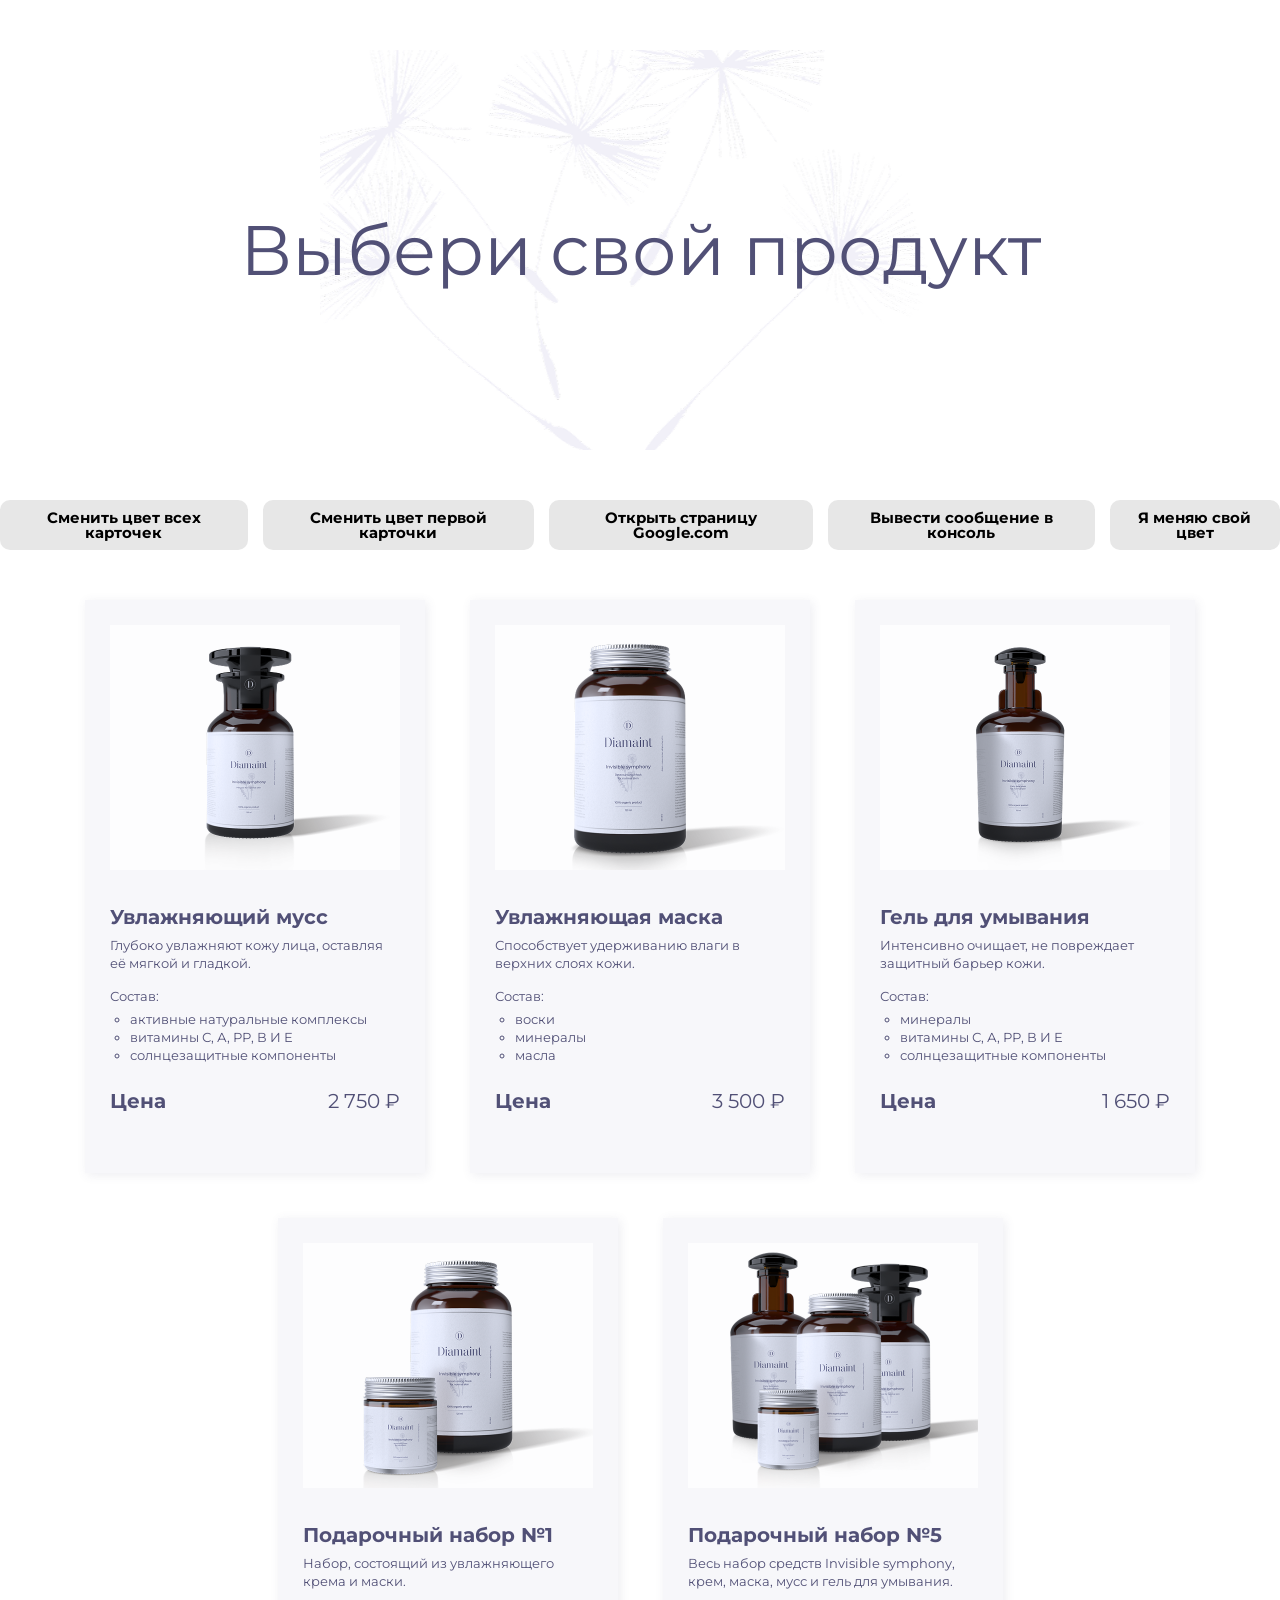
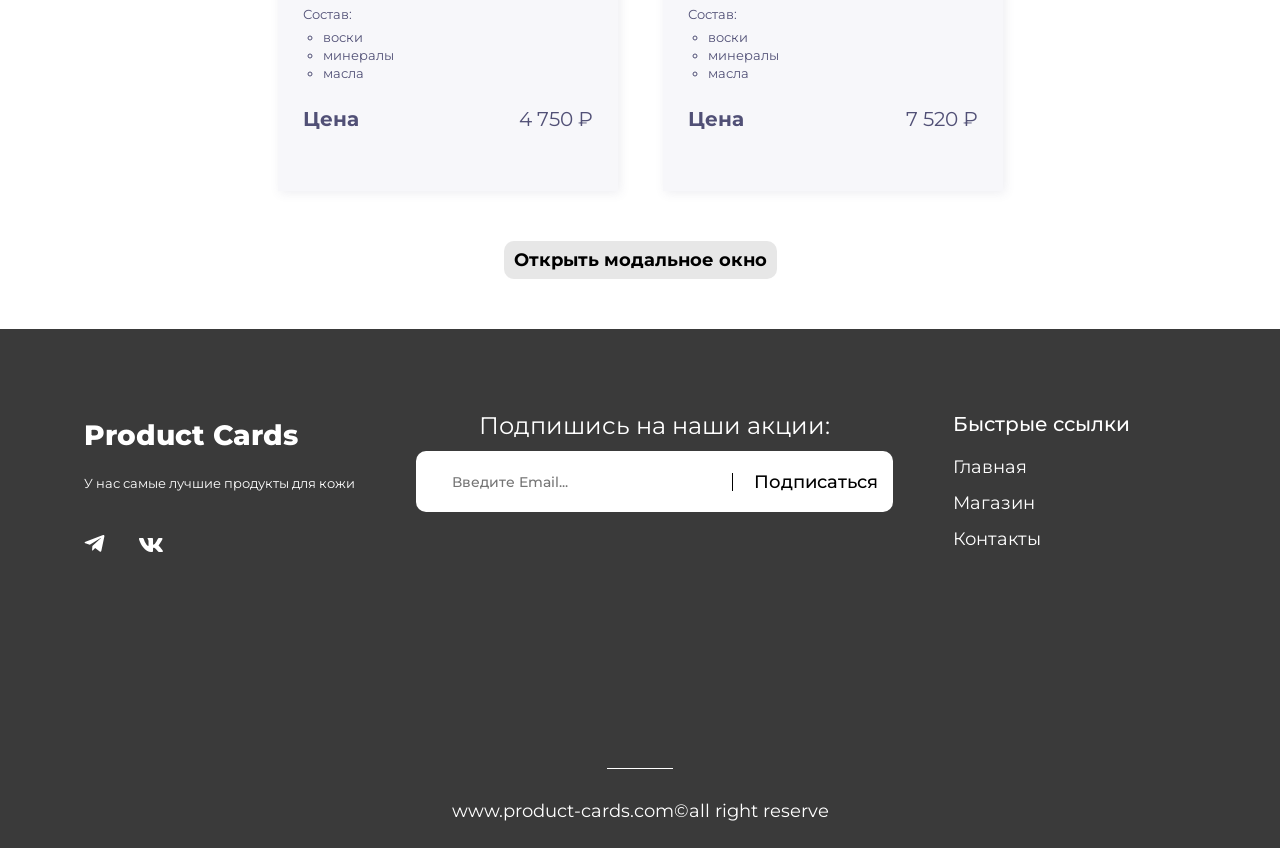
<file: index.html>
<!DOCTYPE html>
<html lang="en">
<head>
  <meta charset="UTF-8">
  <meta name="viewport" content="width=device-width, initial-scale=1.0">
  <link rel="stylesheet" href="/styles/style.css">
  <link rel="preconnect" href="https://fonts.googleapis.com">
  <link rel="preconnect" href="https://fonts.gstatic.com" crossorigin>
  <link href="https://fonts.googleapis.com/css2?family=Montserrat:ital,wght@0,100..900;1,100..900&display=swap" rel="stylesheet">
  <title>Product Card</title>
</head>
<body>

  <header class="page-header">
    <h1 class="page-title-text">Выбери свой продукт</h1>
  </header>
  <div class="buttons-container">
    <button class="buttons-container-item" id="change-cards-color-btn">Сменить цвет всех карточек</button>
    <button class="buttons-container-item" id="change-color-first-card-btn">Сменить цвет первой карточки</button>
    <button class="buttons-container-item" id="open-google-btn">Открыть страницу Google.com</button>
    <button class="buttons-container-item" id="output-console-btn">Вывести сообщение в консоль</button>
    <button class="buttons-container-item" id="switch-color-btn">Я меняю свой цвет</button>
  </div>
  
  <ul id="product-cards-list">
    <template id="product-card-template">
      <li class="card-container">
        <img class="product-img" alt="Увлажняющий мусс" width="290" height="245">

        <span class="product-type"></span>
        <h3 class="product-name"></h3>
        <p class="product-description"></p>

        <span>Состав:</span>
        <ul class="product-compound"></ul>

        <div class="product-price-container">
          <span class="product-class-label">Цена</span>
          <span class="product-price"></span>
        </div>
      </li>
    </template>
  </ul>

  <!-- 5. Создать кнопку "Регистрация". Создать модальное окно, используя классы "modal, modal-showed". 
  Логика такая: при нажатии на кнопку у нас открывается модальное окно путем добавления modal-showed к div с классом modal. 
  Не забываем добавить кнопку для закрытия модалки (крестик в углу).  
  Важные правила создания модалки:
  1) Задний фон должен быть затемнён, но не полностью черный (Создаем класс overlay, который будет затемнять всю страницу)
  2) Модальное окно находиться ровно по центру страницы, независимо от масштаба -->
  <button id="open-modal-btn">Открыть модальное окно</button>
  <div id="registration-modal" class="modal">
    <div class="overlay"></div> 
    <div class="modal-content">
      <h3 class="registration-modal-title">Регистрация</h3>
      <!-- 6. Создать форму для регистрации внутри модального окна. 
      Она должна содержать поля: имя, фамилия, дата рождения, логин, пароль, повторение пароля. 
      Используйте <label> для того, что бы указать пользователю, какое поле за что отвечает. 
      Также важно использовать placeholder (обо всем этом можно будет почитать в документации в конце поста) 
      Разрешается добавить поля на ваше усмотрение. Все поля должны иметь валидацию. -->
      <form class="registration-modal-form" id="registration-modal-form">
        <label for="name" class="registration-modal-form-item">Имя</label>
        <input type="text" id="name" placeholder="Имя" name="name" class="registration-modal-form-input" required>
        <label for="surname" class="registration-modal-form-item">Фамилия</label>
        <input type="text" id="surname" placeholder="Фамилия" name="surname" class="registration-modal-form-input" required>
        <label for="date-of-birth" class="registration-modal-form-item">Дата рождения</label>
        <input type="date" id="date-of-birth" placeholder="Дата рождения" name="date-of-birth" class="registration-modal-form-input" required>
        <label for="login" class="registration-modal-form-item">Логин</label>
        <input type="text" id="login" placeholder="Логин" name="login" class="registration-modal-form-input" required>
        <label for="password" class="registration-modal-form-item">Пароль</label>
        <input type="password" id="password" placeholder="Пароль" name="password" class="registration-modal-form-input" required>
        <label for="password-repeat" class="registration-modal-form-item">Повторите пароль</label>
        <input type="password" id="password-repeat" placeholder="Повторите пароль" name="password-repeat" class="registration-modal-form-input" required>
        <button type="submit" class="registration-modal-form-btn">Зарегистрироваться</button>
      </form>
      <button id="close-modal-btn">X</button>
    </div>
  </div>

  <!-- 3. Верстка футера используя семантические теги (footer, nav и т.д.) -->
  <footer class="footer">
    <div class="footer-container">
      <div class="footer-info">
        <h3 class="footer-info-title">Product Cards</h3>
        <span class="footer-info-description">У нас самые лучшие продукты для кожи</span>
        <div class="footer-social-links">
          <img class="tg-icon" src="/svg/tg-icon.svg" alt="Телеграм">
          <img class="vk-icon" src="/svg/vk-icon.svg" alt="ВКонтакте">
        </div>
      </div>
      <div class="footer-newsletter">
        <h3 class="footer-newsletter-title">Подпишись на наши акции:</h3>
        <form class="footer-newsletter-form">
          <input 
            name="email"
            type="email" 
            class="footer-newsletter-input" 
            placeholder="Введите Email..."
            required
          >
          <button class="footer-newsletter-btn">Подписаться</button>
        </form>
      </div>
      <div class="footer-links">
        <span class="footer-links-title">Быстрые ссылки</span>
        <nav class="footer-links-nav">
          <ul class="footer-links-nav-list">
            <li class="footer-links-nav-list-item">
              <a href="" class="footer-links-nav-list-item-link">Главная</a>
            </li>
            <li class="footer-links-nav-list-item">
              <a href="" class="footer-links-nav-list-item-link">Магазин</a>
            </li>
            <li class="footer-links-nav-list-item">
              <a href="" class="footer-links-nav-list-item-link">Контакты</a>
            </li>
          </ul>
        </nav>
      </div>
    </div>
    <div class="footer-copyright">
      <div class="footer-copyright-line"></div>
      <span class="footer-copyright-text">www.product-cards.com©all right reserve</span>
    </div>
  </footer>

  <script type="module" src="main.js"></script>
</body>


</html>
</file>
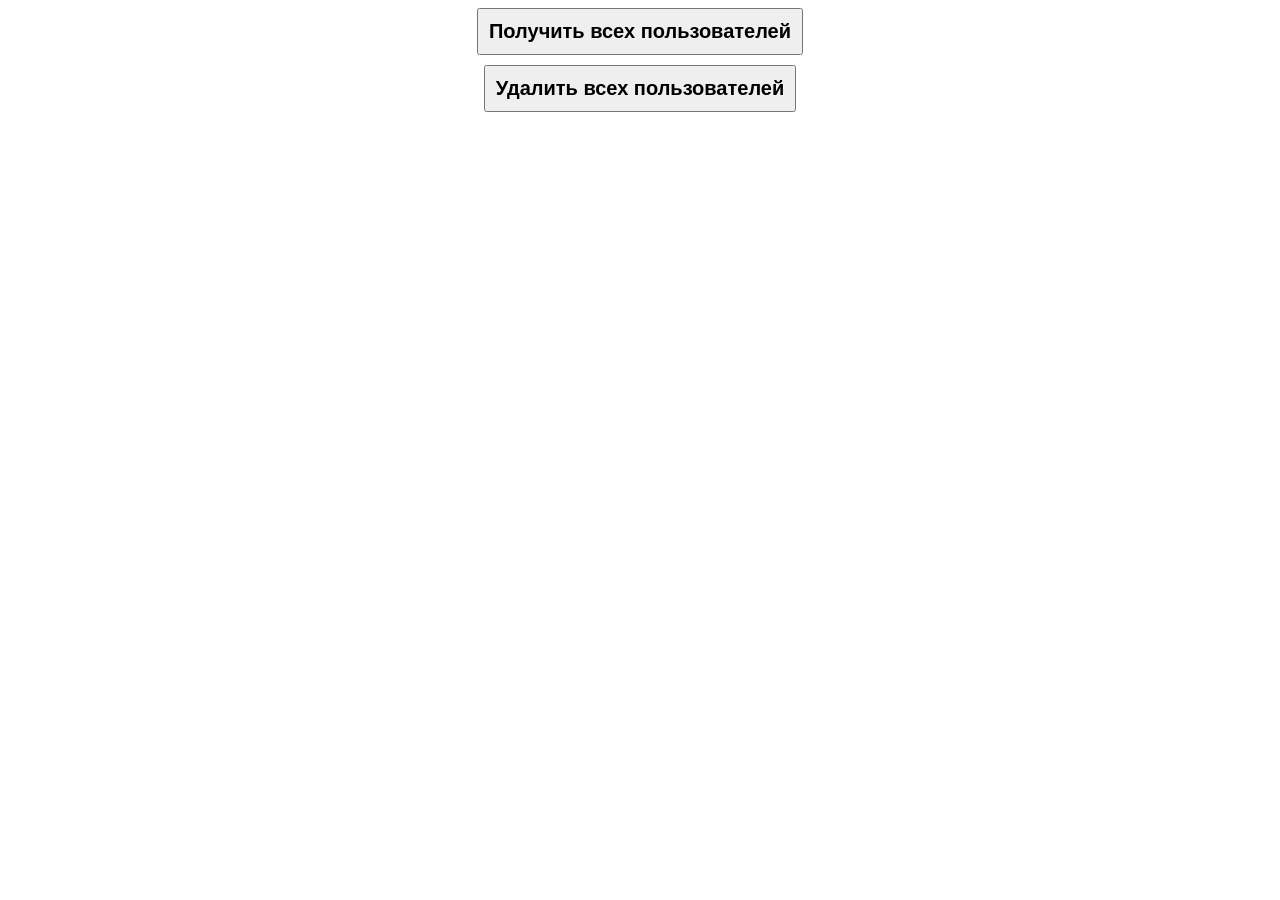
<file: async/async.html>
<!DOCTYPE html>
<html lang="en">
<head>
  <meta charset="UTF-8">
  <meta name="viewport" content="width=device-width, initial-scale=1.0">
  <title>Document</title>
  <link rel="stylesheet" href="async.css">
</head>
<body>
  <p id="loading-status">Данные загружаются...</p>
  <div id="users-container"></div>
  <button id="load-users-btn">Получить всех пользователей</button>
  <button id="delete-users-btn">Удалить всех пользователей</button>
  <script src="async.js"></script>
</body>
</html>
</file>
<file: styles/style.css>
* {
  box-sizing: border-box;
  margin: 0px;
  padding: 0px;
  font-family: 'Montserrat', 'Courier New', Courier, monospace;
  font-size: 13px;
  line-height: 18px;
  color: #515076;
  font-weight: 400;
}

.page-header {
  position: relative;
  display: flex;
  justify-content: center;
  align-items: center;
  min-height: 400px;
  margin-top: 50px;
  margin-bottom: 50px;
  background-image: url("../imgs/flowers-bg.png");
  background-position: center;
  background-repeat: no-repeat;
  background-size: 50%;
}

.page-title-text {
  position: relative;
  margin: 0;
  z-index: 1;
  font-size: 70px;
  line-height: 78px;
  text-align: center;
  vertical-align: middle;
}

.buttons-container {
  display: flex;
  justify-content: center;
  gap: 15px;
  margin: 0 auto;
  margin-bottom: 50px;
}

.buttons-container-item {
  cursor: pointer;
  padding: 10px;
  border: none;
  font-family: 'Montserrat';
  font-weight: 700;
  font-size: 15px;
  background-color: rgb(231, 231, 231);
  border-radius: 10px;
  line-height: 100%;
  color: #000000;
}

#product-cards-list {
  display: flex;
  flex-wrap: wrap;
  justify-content: center;
  gap: 45px;
  list-style: none;
  padding: 0;
  margin: 0 auto;
  margin-bottom: 50px;
  max-width: 1200px;
}

.card-container {
  width: 340px;
  height: 573px;
  padding: 25px;
  background-color: #F7F7FA;
  box-shadow: 2px 2px 10px 0px #5150761A;
}

.product-type {
  color: #A5A3B9;
  font-size: 12px;
  line-height: 24px;
  text-transform: uppercase;
  margin-top: 30px;
  margin-bottom: 5px;
  display: block;
}

.product-name {
  font-weight: 700;
  font-size: 20px;
  line-height: 27px;
  margin-bottom: 5px;
}

.product-description {
  margin-bottom: 15px;
}

.product-compound {
  margin-left: 20px;
  margin-top: 5px;
  list-style: circle;
  margin-bottom: 25px;
}

.product-compound-item {
  margin-left: 15px;
}

.product-price-container {
  font-size: 20px;
  line-height: 24px;
  display: flex;
  justify-content: space-between;
}

.product-class-label {
  font-weight: 700;
  font-size: 20px;
  line-height: 24px;
}

.product-price {
  font-size: 20px;
  line-height: 24px;
}

.bg-color-light-blue {
  background-color: #8888fa;
}

footer {
  display: flex;
  flex-direction: column;
  margin-top: 50px;
  background: #3A3A3A;
  height: auto;
}

.footer-container {
  height: auto;
  padding-top: 85px;
  padding-left: 84px;
  padding-right: 75px;
  display: flex;
  flex-direction: row;
  flex-wrap: wrap;
  justify-content: space-between;
}

.footer-info-title {
  font-size: 28px;
  line-height: 154%;
  font-weight: 800;
  font-family: 'Montserrat';
  color: #FFFFFF;
  height: auto;
  padding-bottom: 16px;
}

.footer-info-description {
  color: #FFFFFF;
  height: 28px;
  font-style: 18px;
  line-height: 154%;
  font-weight: 400;
}

.footer-social-links {
  padding-top: 42px;
  margin-bottom: 50px;
}

.tg-icon {
  width: 21px;
  height: 17px;
  margin-right: 30.5px;
}

.vk-icon {
  width: 24px;
  height: 14px;
}

.footer-newsletter {
  margin-left: 0 auto;
  margin-bottom: 50px;
}

.footer-newsletter-title {
  font-family: 'Montserrat';
  font-weight: 400;
  font-size: 24px;
  line-height: 100%;
  color: #FFFFFF;
  padding-bottom: 13px;
  text-align: center;
}

.footer-newsletter-form {
  width: 477px;
  background: #FFFFFF;
  border-radius: 10px;
  display: flex;
  align-items: center;
  height: 61px;
}

.footer-newsletter-input {
  font-family: 'Montserrat';
  font-weight: 500;
  font-size: 14px;
  line-height: 100%;
  padding-left: 36px;
  padding-top: 22px;
  padding-bottom: 22px;
  flex-grow: 1;
  text-decoration: none;
  border: none;
  background: transparent;
  color: #000000BF;
  outline: none;
}

.footer-newsletter-btn {
  font-family: 'Montserrat';
  font-weight: 500;
  font-size: 18px;
  line-height: 100%;
  text-decoration: none;
  border: none;
  color: #000000;
  background: transparent;
  border-left: 1px solid #000000;
  padding-left: 21px;
  padding-right: 15px;
}

.footer-links {
  padding-right: 75px;
  height: 147px;
}

.footer-links-title {
  font-family: 'Montserrat';
  font-weight: 500;
  font-size: 20px;
  line-height: 100%;
  color: #FFFFFF;
}

.footer-links-nav-list {
  margin-top: 23px;
  list-style: none;
}

.footer-links-nav-list-item {
  margin-bottom: 17px;
}

.footer-links-nav-list-item-link {
  text-decoration: none;
  color: #FFFFFF;
  font-family: 'Montserrat';
  font-weight: 400;
  font-size: 18px;
  line-height: 100%;
}

.footer-copyright {
  margin-top: 162px;
  margin-bottom: 28px;
  display: flex;
  height: auto;
  flex-direction: column;
  justify-content: center;
  align-items: center;
}

.footer-copyright-line {
  width: 66px;
  height: 1px;
  margin: 0 auto;
  background-color: #FFFFFF;
}

.footer-copyright-text {
  margin-top: 33px;
  font-family: 'Montserrat';
  font-weight: 400;
  font-size: 18px;
  line-height: 100%;
  color: #FFFFFF;
}

.modal {
  display: none;
}

#open-modal-btn {
  display: block;
  margin: 0 auto;
  cursor: pointer;
  padding: 10px;
  border: none;
  font-family: 'Montserrat';
  font-weight: 700;
  font-size: 18px;
  background-color: rgb(231, 231, 231);
  border-radius: 10px;
  line-height: 100%;
  color: #000000;
}

.modal-showed {
  display: block;
}

.overlay {
  top: 0;
  left: 0;
  width: 100%;
  height: 100%;
  position: fixed;
  background-color: rgba(0, 0, 0, 0.5);
  z-index: 10;
}

.modal-content {
  top: 50%;
  left: 50%;
  position: fixed;
  border-radius: 15px;
  transform: translate(-50%, -50%);
  background-color: #fff;
  padding: 20px;
  z-index: 11;
}

.registration-modal-title {
  font-family: 'Montserrat';
  font-weight: 700;
  font-size: 20px;
  line-height: 100%;
  color: #000000;
}

.registration-modal-form {
  display: flex;
  flex-direction: column;
}

.registration-modal-form-item {
  padding-top: 16px;
  font-family: 'Montserrat';
  font-weight: 500;
  font-size: 14px;
  line-height: 100%;
}

.registration-modal-form-input {
  margin-top: 10px;
  border: none;
  border-bottom: 1px solid #000000;
  text-decoration: none;
  outline: none;
}

.registration-modal-form-btn {
  width: 100%;
  margin-top: 20px;
  padding: 10px;
  border: none;
  font-family: 'Montserrat';
  font-weight: 700;
  font-size: 18px;
  background-color: rgb(231, 231, 231);
  border-radius: 10px;
  line-height: 100%;
  color: #000000;
}

#close-modal-btn {
  width: 20px;
  height: 20px;
  font-weight: 700;
  border: none;
  background-color:rgb(231, 231, 231);
  border-radius: 5px;
  position: absolute;
  top: 10px;
  right: 10px;
}
</file>
<file: async/async.css>
#users-container {
  display: flex;
  justify-content: center;
}

.user-card {
  display: block;
  border-radius: 10px;
  padding: 10px;
  margin: 10px;
  background-color: #f5f5f5;
  border: 1px solid black;
  padding: 10px; 
  margin: 10px;

}

#loading-status {
  font-family: 'Arial', sans-serif;
  display: none;
  text-align: center;
  font-size: 20px;
  font-weight: bold;
}

#load-users-btn {
  display: block;
  margin: 0 auto;
  padding: 10px;
  font-size: 20px;
  font-weight: bold;
  cursor: pointer;
}

#delete-users-btn {
  display: block;
  margin: 0 auto;
  padding: 10px;
  margin-top: 10px;
  font-size: 20px;
  font-weight: bold;
  cursor: pointer;
}
</file>
